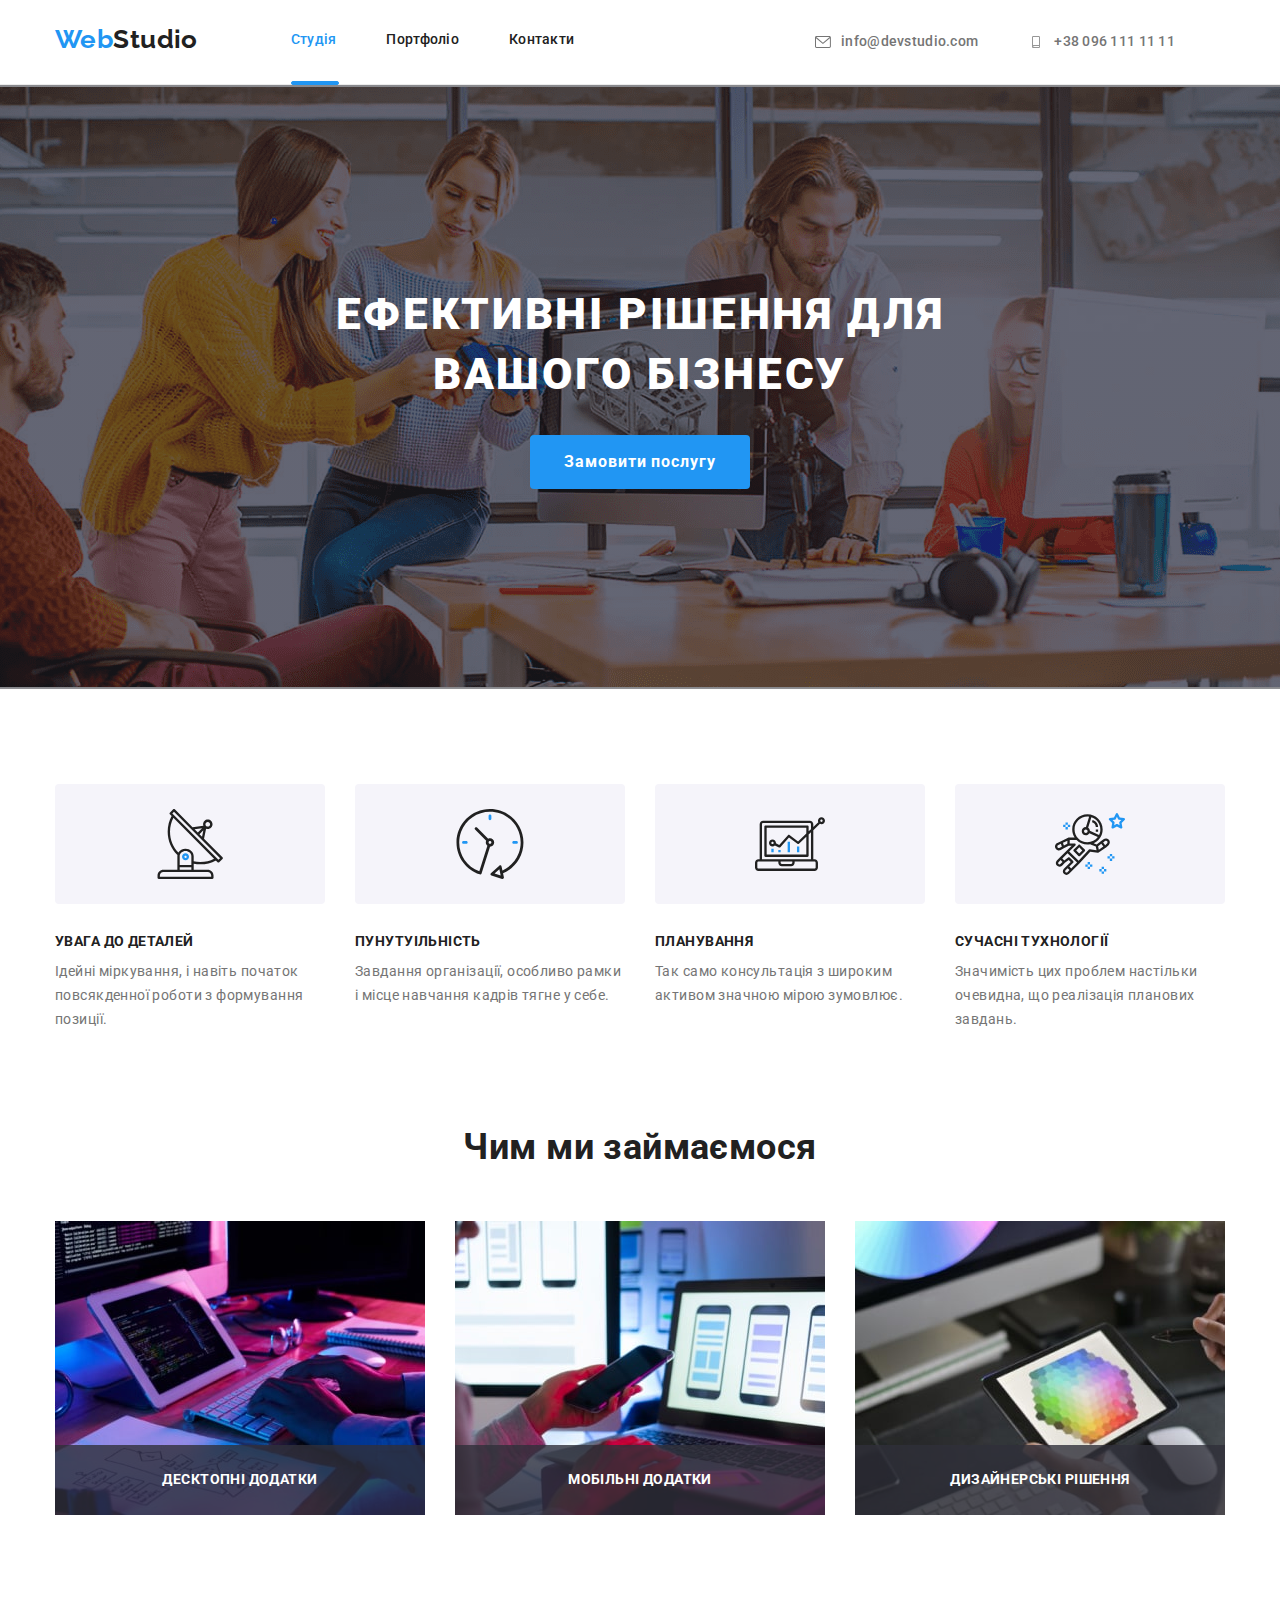
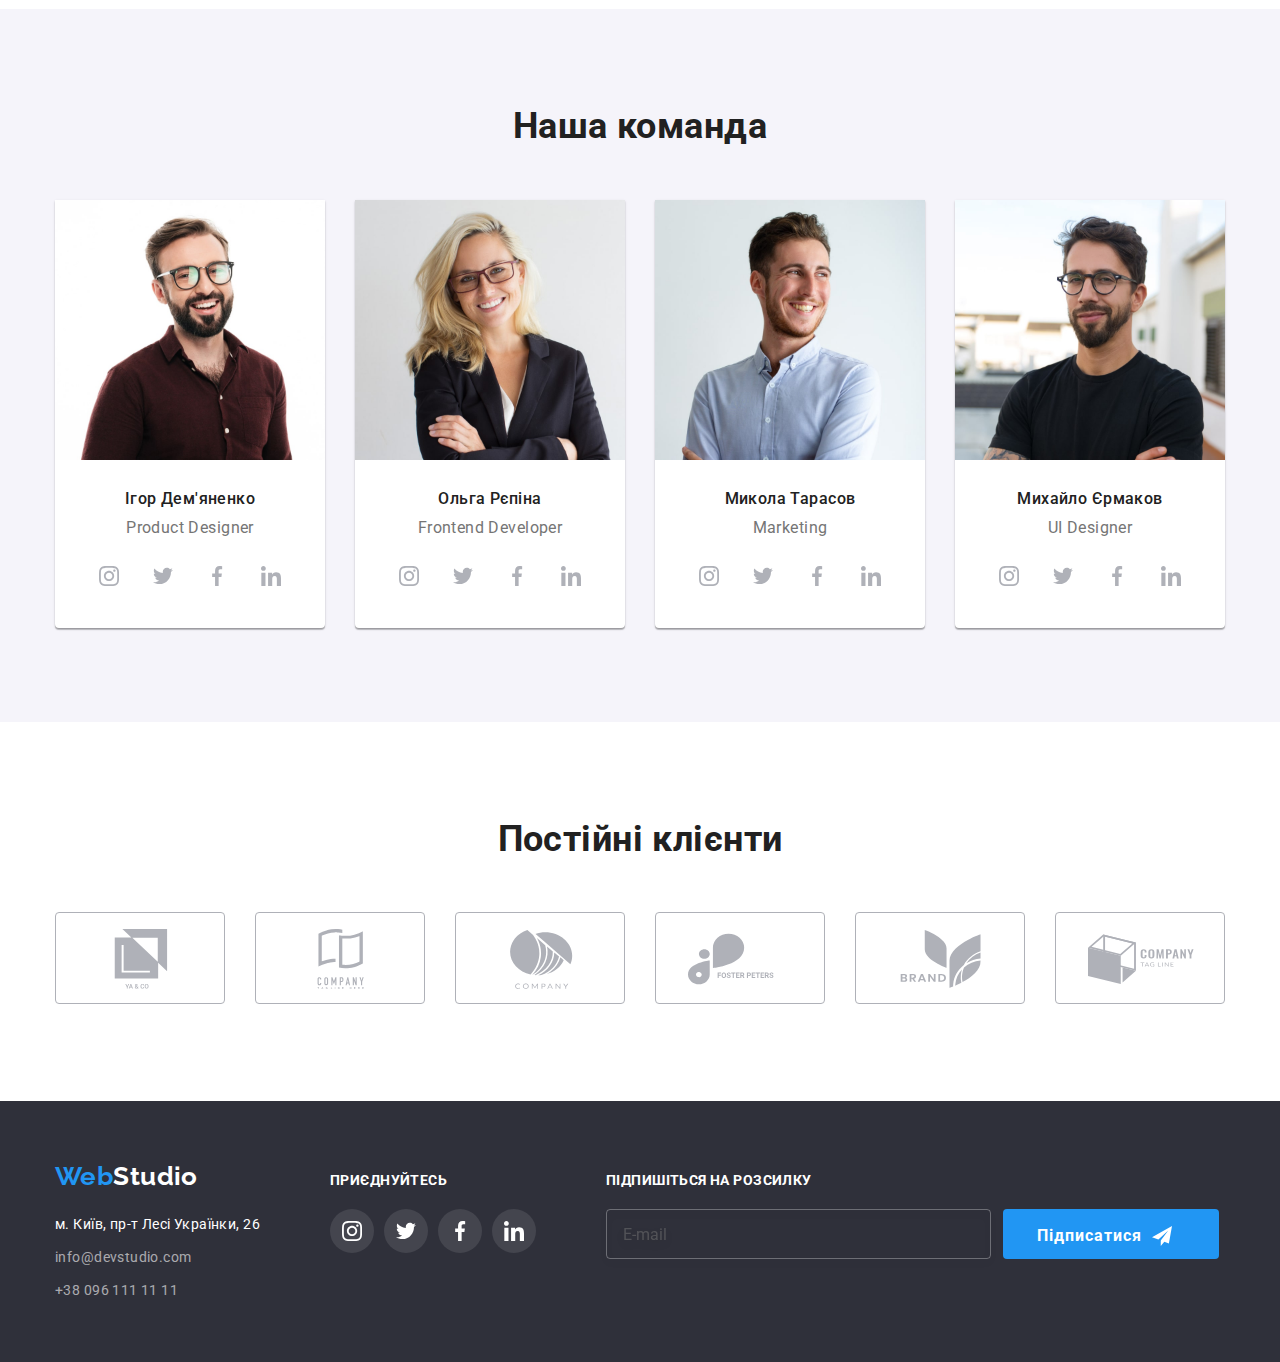
<file: index.html>
<!DOCTYPE html>
<html lang="uk">

    <head>
        <meta charset="UTF-8"> 
        <meta http-equiv="X-UA-Compatible" content="IE=edge">
        <meta name="viewport" content="width=device-width, initial-scale=1.0">
        <title>WebStudioPage</title>
        <link rel="stylesheet" href="https://cdnjs.cloudflare.com/ajax/libs/modern-normalize/1.1.0/modern-normalize.min.css" />
        <link href="https://fonts.googleapis.com/css2?family=Raleway:wght@700&family=Roboto:wght@400;500;700;900&display=swap"
            rel="stylesheet">
        <link rel="stylesheet" href="./css/styles.css" />
    </head>
    
    <body>
        <header>
            <div class="container header-section">
                <nav class="nav">
                    <a href="/" class="logo link"><span class="logo-web ">Web</span>Studio</a>                    
                    <ul class="nav-nav list">
                        <li class="nav-flex"><a href="./index.html" class="nav-link link current">Студія</a><span class="nav-link-line nav-link-line-current"></span></li>
                        <li class="nav-flex"><a href="./portfolio.html" class="nav-link link">Портфоліо</a><span class="nav-link-line"></span></li>
                        <li class="nav-flex"><a href="" class="nav-link link">Контакти</a><span class="nav-link-line"></span></li>                    
                    </ul>
                </nav>
                <ul class="contact list">
                    <li class="contact-flex" >
                            <a href="mailto:info@devstudio.com" class="nav-contact link">
                                <svg class="contact-icon">
                                    <use href="./images/icons.svg#icon-mail"></use>
                                </svg>
                                info@devstudio.com
                            </a>
                    </li>
                    <li class="contact-flex">
                        <a href="tel:+380961111111" class="nav-contact link">
                            <svg class="contact-icon">
                                <use href="./images/icons.svg#icon-smartphone"></use>
                            </svg>
                            +38 096 111 11 11
                        </a>
                    </li>
                </ul>
            </div>
            
        </header>

        <main>
            <section class="hero overlay">
                <div class="container">
                    <h1 class="hero-title">Ефективні рішення для вашого бізнесу</h1>
                    <button data-modal-open type="button" class="button primery-button">Замовити послугу</button>
                </div>
            </section>
            
            <section class="section">
                <div class="container">
                    <h2 class="section-title hide">Наші особливості</h2>
                        <ul class="feature list">
                            <li class="feature-items">
                                <svg class="feature-icon">
                                    <use href="./images/icons.svg#icon-antenna"></use>
                                </svg>
                                <h3 class="feature-title">увага до деталей</h3>
                                <p class="feature-text">Ідейні міркування, і навіть початок повсякденної роботи з формування позиції.</p>
                            </li>
                            <li class="feature-items">
                                <svg class="feature-icon">
                                    <use href="./images/icons.svg#icon-clock"></use>
                                </svg>
                                <h3 class="feature-title">пунутуільність</h3>
                                <p class="feature-text">Завдання організації, особливо рамки і місце навчання кадрів тягне у себе.</p>
                            </li>
                            <li class="feature-items">
                                <svg class="feature-icon">
                                    <use href="./images/icons.svg#icon-diagram"></use>
                                </svg>
                                <h3 class="feature-title">планування</h3>
                                <p class="feature-text">Так само консультація з широким активом значною мірою зумовлює.</p>
                            </li>
                            <li class="feature-items">
                                <svg class="feature-icon">
                                    <use href="./images/icons.svg#icon-astronaut"></use>
                                </svg>
                                <h3 class="feature-title">сучасні тухнології</h3>
                                <p class="feature-text">Значимість цих проблем настільки очевидна, що реалізація планових завдань.</p>
                            </li>
                        </ul>
                </div>
            </section>
            
            <section>
                <div class="container">
                    <h2 class="section-title">Чим ми займаємося</h2>
                    <ul class="activity list">
                        <li class="activity-pos">
                            <img src="./images/WhatWeDo1.jpg" alt="Те чим ми займаємось" width="370" height="294">
                            <h3 class="activity-name">Десктопні додатки</h3>
                        </li>
                        <li class="activity-pos">
                            <img src="./images/WhatWeDo2.jpg" alt="Те чим ми займаємось" width="370" height="294">
                            <h3 class="activity-name">Мобільні додатки</h3>
                        </li>
                        <li class="activity-pos">
                            <img src="./images/WhatWeDo3.jpg" alt="Те чим ми займаємось" width="370" height="294">
                            <h3 class="activity-name">Дизайнерські рішення</h3>
                        </li>
                    </ul>
                </div>
            </section>


            <section class="section team-section">
                <div class="container">
                    <h2 class="section-title">Наша команда</h2>
                    <ul class="team list">
                        <li class="team-content">
                            <img class="team-photo" src="./images/OurTeam1.jpg" alt="Ігор Дем'яненко" width="270" height="260">
                            <h3 class="team-name">Ігор Дем'яненко</h3>
                            <p class="team-position" lang="en">Product Designer</p>

                            <ul class="team-social list">
                                    <li class="team-icon">
                                        <a class="team-link link" href="/">
                                            <svg class="team-icon-fill">
                                                <use href="./images/icons.svg#icon-instagram"></use>
                                            </svg>
                                        </a>
                                    </li>
                                    <li class="team-icon">
                                        <a class="team-link link" href="/">
                                            <svg class="team-icon-fill">
                                                <use href="./images/icons.svg#icon-twitter"></use>
                                            </svg>
                                        </a>
                                    </li>
                                    <li class="team-icon">
                                        <a class="team-link link" href="/">
                                            <svg class="team-icon-fill">
                                                <use href="./images/icons.svg#icon-facebook"></use>
                                            </svg>
                                        </a>
                                    </li>
                                    <li class="team-icon">
                                        <a class="team-link link" href="/">
                                            <svg class="team-icon-fill">
                                                <use href="./images/icons.svg#icon-linkedin"></use>
                                            </svg>
                                        </a>
                                    </li>
                                    
                            </ul>
                            
                        </li>   
                        <li class="team-content">
                            <img class="team-photo" src="./images/OurTeam2.jpg" alt="Ольга Рєпіна" width="270" height="260">
                            <h3 class="team-name">Ольга Рєпіна</h3>
                            <p class="team-position" lang="en">Frontend Developer</p>
                            <ul class="team-social list">
                                <li class="team-icon">
                                    <a class="team-link link" href="/">
                                        <svg class="team-icon-fill">
                                            <use href="./images/icons.svg#icon-instagram"></use>
                                        </svg>
                                    </a>
                                </li>
                                <li class="team-icon">
                                    <a class="team-link link" href="/">
                                        <svg class="team-icon-fill">
                                            <use href="./images/icons.svg#icon-twitter"></use>
                                        </svg>
                                    </a>
                                </li>
                                <li class="team-icon">
                                    <a class="team-link link" href="/">
                                        <svg class="team-icon-fill">
                                            <use href="./images/icons.svg#icon-facebook"></use>
                                        </svg>
                                    </a>
                                </li>
                                <li class="team-icon">
                                    <a class="team-link link" href="/">
                                        <svg class="team-icon-fill">
                                            <use href="./images/icons.svg#icon-linkedin"></use>
                                        </svg>
                                    </a>
                                </li>
                            
                            </ul>
                        </li>
                        <li class="team-content">
                            <img class="team-photo" src="./images/OurTeam3.jpg" alt="Микола Тарасов" width="270" height="260">
                            <h3 class="team-name">Микола Тарасов</h3>
                            <p class="team-position" lang="en">Marketing</p>
                            <ul class="team-social list">
                                <li class="team-icon">
                                    <a class="team-link link" href="/">
                                        <svg class="team-icon-fill">
                                            <use href="./images/icons.svg#icon-instagram"></use>
                                        </svg>
                                    </a>
                                </li>
                                <li class="team-icon">
                                    <a class="team-link link" href="/">
                                        <svg class="team-icon-fill">
                                            <use href="./images/icons.svg#icon-twitter"></use>
                                        </svg>
                                    </a>
                                </li>
                                <li class="team-icon">
                                    <a class="team-link link" href="/">
                                        <svg class="team-icon-fill">
                                            <use href="./images/icons.svg#icon-facebook"></use>
                                        </svg>
                                    </a>
                                </li>
                                <li class="team-icon">
                                    <a class="team-link link" href="/">
                                        <svg class="team-icon-fill">
                                            <use href="./images/icons.svg#icon-linkedin"></use>
                                        </svg>
                                    </a>
                                </li>
                            
                            </ul>
                        </li>
                        <li class="team-content">
                            <img class="team-photo" src="./images/OurTeam4.jpg" alt="Михайло Єрмаков" width="270" height="260">
                            <h3 class="team-name">Михайло Єрмаков</h3>
                            <p class="team-position" lang="en">UI Designer</p>
                            <ul class="team-social list">
                                <li class="team-icon">
                                    <a class="team-link link" href="/">
                                        <svg class="team-icon-fill">
                                            <use href="./images/icons.svg#icon-instagram"></use>
                                        </svg>
                                    </a>
                                </li>
                                <li class="team-icon">
                                    <a class="team-link link" href="/">
                                        <svg class="team-icon-fill">
                                            <use href="./images/icons.svg#icon-twitter"></use>
                                        </svg>
                                    </a>
                                </li>
                                <li class="team-icon">
                                    <a class="team-link link" href="/">
                                        <svg class="team-icon-fill">
                                            <use href="./images/icons.svg#icon-facebook"></use>
                                        </svg>
                                    </a>
                                </li>
                                <li class="team-icon">
                                    <a class="team-link link" href="/">
                                        <svg class="team-icon-fill">
                                            <use href="./images/icons.svg#icon-linkedin"></use>
                                        </svg>
                                    </a>
                                </li>
                            
                            </ul>
                        </li>
                    </ul>
                </div>
            </section>
            <section class="section">
                <div class="container">
                    <h2 class="klient-title section-title">Постійні клієнти</h2>
                    <ul class="klient-list list">

                        <li class="klient-name">
                            <a class="klient-link link" href="/">
                                <svg class="klient-icon">
                                    <use href="./images/icons.svg#icon-client1"></use>
                                </svg>
                            </a>
                        </li>
                        <li class="klient-name">
                            <a class="klient-link link" href="/">
                                <svg class="klient-icon">
                                    <use href="./images/icons.svg#icon-client2"></use>
                                </svg>
                            </a>
                        </li>
                        <li class="klient-name">
                            <a class="klient-link link" href="/">
                                <svg class="klient-icon">
                                    <use href="./images/icons.svg#icon-client3"></use>
                                </svg>
                            </a>
                        </li>
                        <li class="klient-name">
                            <a class="klient-link link" href="/">
                                <svg class="klient-icon">
                                    <use href="./images/icons.svg#icon-client4"></use>
                                </svg>
                            </a>
                        </li>
                        <li class="klient-name">
                            <a class="klient-link link" href="/">
                                <svg class="klient-icon">
                                    <use href="./images/icons.svg#icon-client5"></use>
                                </svg>
                            </a>
                        </li>
                        <li class="klient-name">
                            <a class="klient-link link" href="/">
                                <svg class="klient-icon">
                                    <use href="./images/icons.svg#icon-client6"></use>
                                </svg>
                            </a>
                        </li>
                    </ul>
                </div>
            </section>

        </main>

        <footer class="footer">
            <div class="container">
                <div>
                    <a href="/" class="logo-fr link"><span class="logo-web">Web</span>Studio</a>
                    <address>
                        <ul class="address list">
                            <li class="address-flex"><a href="https://goo.gl/maps/Fnr73AeLxXsEuy9Y6" class="address-map link">м. Київ, пр-т Лесі Українки, 26</a></li>
                            <li class="address-flex"><a href="mailto:info@devstudio.com" class="address-contact link">info@devstudio.com</a></li>
                            <li class="address-flex"><a href="tel:+380961111111" class="address-contact link">+38 096 111 11 11</a></li>
                        </ul>
                    </address>
                </div>
                <div class="media">
                    <h3 class="section-title-h3">Приєднуйтесь</h3>
                    <ul class="media-social list">
                        <li class="media-icon">
                            <a class="media-link link" href="/">
                                <svg class="media-icon-fill">
                                    <use href="./images/icons.svg#icon-instagram"></use>
                                </svg>
                            </a>
                        </li>
                        <li class="media-icon">
                            <a class="media-link link" href="/">
                                <svg class="media-icon-fill">
                                    <use href="./images/icons.svg#icon-twitter"></use>
                                </svg>
                            </a>
                        </li>
                        <li class="media-icon">
                            <a class="media-link link" href="/">
                                <svg class="media-icon-fill">
                                    <use href="./images/icons.svg#icon-facebook"></use>
                                </svg>
                            </a>
                        </li>
                        <li class="media-icon">
                            <a class="media-link link" href="/">
                                <svg class="media-icon-fill">
                                    <use href="./images/icons.svg#icon-linkedin"></use>
                                </svg>
                            </a>
                        </li>
                    </ul>
                </div>
                <div class="media">
                    <h3 class="section-title-h3">Підпишіться на розсилку</h3>
                        <form>
                            <div class="media-mail">
                                <div class="footer-wrap">
                                    <input 
                                        type="email" 
                                        name="user-mail" 
                                        class="footer-input" 
                                        placeholder="E-mail"
                                        required 
                                    />
                                </div>
                                <button type="submit" class="button primery-button">
                                    <div class="follow-svg">
                                        Підписатися
                                        <svg width="30" height="30">
                                            <use href="./images/icons.svg#icon-icon-send"></use>
                                        </svg>
                                    </div>
                                </button>
                            </di >
                        </form>
                </div>
            </div>
        </footer>
        <div class="backdrop is-hidden" data-modal>
            <div class="modal">
                <button type="button" class="modal-close" data-modal-close>
                    <svg class="modal-close-svg" width="18" height="18">
                        <use href="./images/icons.svg#icon-close-black"></use>
                    </svg>
                </button>
                <p class="modal-title">Залиште свої дані, ми вам передзвонимо</p>
                <form>
                    <div class="modal-field">
                        <label for="user-name"  class="modal-label">Ім'я</label>
                        <div class="input-wrap">
                            <input
                                type="text"
                                name="user-name"
                                class="modal-input"
                                placeholder=""
                                required
                                minlength="2"
                                id="user-name"
                            />
                            <svg class="modal-icon" width="18" height="18">
                                <use class="qwqw" href="./images/icons.svg#icon-person-black"></use>
                            </svg>
                        </div>
                        <label for="user-phone" class="modal-label">Телефон</label>
                        <div class="input-wrap">
                            <input 
                                type="tel" 
                                name="user-phone" 
                                class="modal-input" 
                                placeholder="" 
                                required 
                                id="user-phone" 
                            />
                            <svg class="modal-icon" width="18" height="18">
                                <use href="./images/icons.svg#icon-phone-black"></use>
                            </svg>
                        </div>
                        <label for="user-mail" class="modal-label">Пошта</label>
                        <div class="input-wrap">
                            <input 
                                type="email" 
                                name="user-mail"
                                class="modal-input" 
                                placeholder="" 
                                required  
                                id="user-mail" 
                            />
                            <svg class="modal-icon" width="18" height="18">
                                <use href="./images/icons.svg#icon-email-black"></use>
                            </svg>
                        </div>
                        <label for="user-comment" class="modal-label">Коментар</label>
                        <div class="input-wrap">
                            <textarea  
                                type="text" 
                                name="user-comment" 
                                class="modal-input comment" 
                                placeholder="Введіть текст" 
                                required 
                                id="user-comment" 
                            ></textarea>
                        </div>
                        <div class="input-wrap-check">
                            <input
                                type="checkbox"
                                name="privacy"
                                id="privacy"
                                class="input-check hide"
                            />
                            <label for="privacy" class="check-text">
                                <span>
                                    <svg class="check-icon" width="16" height="15">
                                        <use href="./images/icons.svg#icon-vector"></use>
                                    </svg>
                                </span>
                                Погоджуюся з розсилкою та приймаю
                                <a href=""> Умови договору<a>                            
                            </label>
                        </div>
                    </div>
                    <div class="modal-end">
                        <button type="submit" class="button primery-button">Відправити</button>
                    </div >
                </form>
            </div>
        </div>
        <script src="./JS/modal.js"></script>
    </body>
</html>
</file>
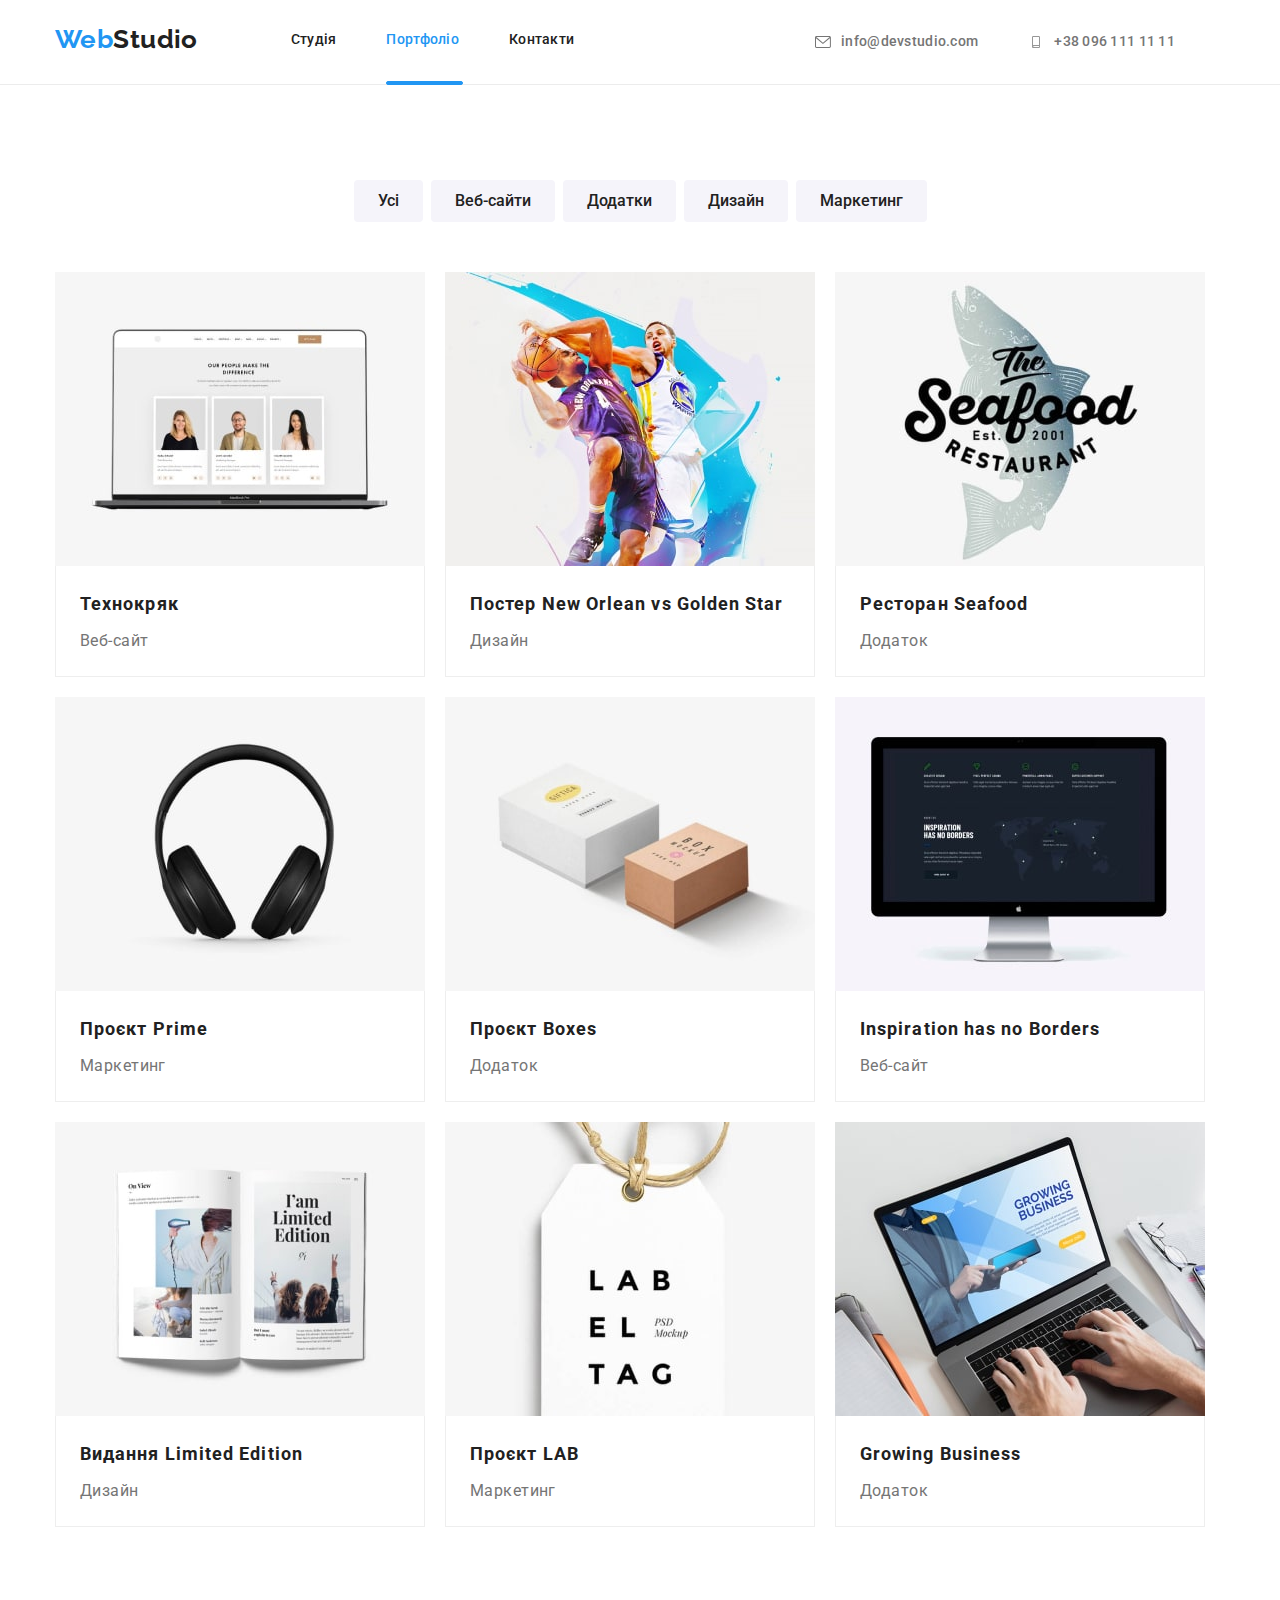
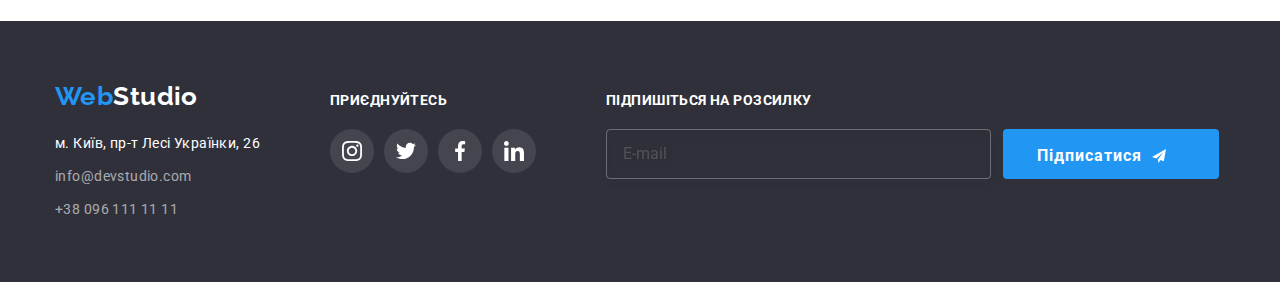
<file: portfolio.html>
<!DOCTYPE html>
<html lang="uk">

    <head>
        <meta charset="UTF-8">
        <meta http-equiv="X-UA-Compatible" content="IE=edge">
        <meta name="viewport" content="width=device-width, initial-scale=1.0">
        <title>WebStudioPage</title>
        <link rel="stylesheet"
            href="https://cdnjs.cloudflare.com/ajax/libs/modern-normalize/1.1.0/modern-normalize.min.css" />
        <link
            href="https://fonts.googleapis.com/css2?family=Raleway:wght@700&family=Roboto:wght@400;500;700;900&display=swap"
            rel="stylesheet">
        <link rel="stylesheet" href="./css/styles.css" />
    </head>

    <body>
        <header>
            <div class="container header-section">
                <nav class="nav">
                    <a href="/" class="logo link"><span class="logo-web ">Web</span>Studio</a>
                    <ul class="nav-nav list">
                        <li class="nav-flex"><a href="./index.html" class="nav-link link">Студія</a><span
                                class="nav-link-line"></span></li>
                        <li class="nav-flex"><a href="./portfolio.html" class="nav-link link current">Портфоліо</a><span
                                class="nav-link-line nav-link-line-current"></span></li>
                        <li class="nav-flex"><a href="" class="nav-link link">Контакти</a><span class="nav-link-line"></span></li>
                    </ul>
                </nav>
                <ul class="contact list">
                    <li class="contact-flex">
                        <a href="mailto:info@devstudio.com" class="nav-contact link">
                            <svg class="contact-icon">
                                <use href="./images/icons.svg#icon-mail"></use>
                            </svg>
                            info@devstudio.com
                        </a>
                    </li>
                    <li class="contact-flex">
                        <a href="tel:+380961111111" class="nav-contact link">
                            <svg class="contact-icon">
                                <use href="./images/icons.svg#icon-smartphone"></use>
                            </svg>
                            +38 096 111 11 11
                        </a>
                    </li>
                </ul>
            </div>
        
        </header>

        <main>
            <section class="section">
                <div class="container">
                    <h1 class="hide">Портфоліо</h1>
                    <ul class="portfolio-button list">
                        <li class="portfolio-button-term"><button type="button" class="button secondary-button">Усі</button></li>
                        <li class="portfolio-button-term"><button type="button" class="button secondary-button">Веб-сайти</button></li>
                        <li class="portfolio-button-term"><button type="button" class="button secondary-button">Додатки</button></li>
                        <li class="portfolio-button-term"><button type="button" class="button secondary-button">Дизайн</button></li>
                        <li class="portfolio-button-term"><button type="button" class="button secondary-button">Маркетинг</button></li>
                    </ul>
    
                    <ul class="portfolio list">
                        <li class="portfolio-section">
                            <a href="" class="portfolio-link link">
                                <div class="portfolio-img-wrap">
                                    <img class="portfolio-img" src="./images/portfolio1.jpg" alt="Технокряк" height="294" width="370">
                                    <p class="portfolio-img-text">Ресурс пропонує комплексні пропозиції з різним рівнем функціоналу та сервісів. Все це дозволить відвідувачу отримати
                                    вичерпні відомості про компанію чи приватну особу.</p>
                                </div>
                                <div class="portfolio-menu">
                                    <h2 class="portfolio-name">Технокряк</h2>
                                    <p class="portfolio-category">Веб-сайт</p>
                                </div>
                            </a>
                        </li>
                        <li class="portfolio-section">
                            <a href="" class="portfolio-link link">
                                <div class="portfolio-img-wrap">
                                    <img class="portfolio-img" src="./images/portfolio2.jpg" alt="Технокряк" height="294" width="370">
                                    <p class="portfolio-img-text">Ресурс пропонує комплексні пропозиції з різним рівнем функціоналу та сервісів. Все це дозволить відвідувачу отримати
                                    вичерпні відомості про компанію чи приватну особу.</p>
                                </div>
                                <div class="portfolio-menu">
                                    <h2 class="portfolio-name">Постер New Orlean vs Golden Star</h2>
                                    <p class="portfolio-category">Дизайн</p>
                                </div class="portfolio-menu">
                            </a>
                        </li>
                        <li class="portfolio-section">
                            <a href="" class="portfolio-link link">
                                <div class="portfolio-img-wrap">
                                    <img class="portfolio-img" src="./images/portfolio3.jpg" alt="Технокряк" height="294" width="370">
                                    <p class="portfolio-img-text">Ресурс пропонує комплексні пропозиції з різним рівнем функціоналу та сервісів. Все це дозволить відвідувачу отримати
                                    вичерпні відомості про компанію чи приватну особу.</p>
                                </div>
                                <div class="portfolio-menu">
                                    <h2 class="portfolio-name">Ресторан Seafood</h2>
                                    <p class="portfolio-category">Додаток</p>
                                </div class="portfolio-menu">
                            </a>
                        </li>
                        <li class="portfolio-section">
                            <a href="" class="portfolio-link link">
                                <div class="portfolio-img-wrap">
                                    <img class="portfolio-img" src="./images/portfolio4.jpg" alt="Технокряк" height="294" width="370">
                                    <p class="portfolio-img-text">Ресурс пропонує комплексні пропозиції з різним рівнем функціоналу та сервісів. Все це дозволить відвідувачу отримати
                                    вичерпні відомості про компанію чи приватну особу.</p>
                                </div>
                                <div class="portfolio-menu">
                                    <h2 class="portfolio-name">Проєкт Prime</h2>
                                    <p class="portfolio-category">Маркетинг</p>
                                </div class="portfolio-menu">
                            </a>
                        </li>
                        <li class="portfolio-section">
                            <a href="" class="portfolio-link link">
                                <div class="portfolio-img-wrap">
                                    <img class="portfolio-img" src="./images/portfolio5.jpg" alt="Технокряк" height="294" width="370">
                                    <p class="portfolio-img-text">Ресурс пропонує комплексні пропозиції з різним рівнем функціоналу та сервісів. Все це
                                        дозволить відвідувачу отримати
                                        вичерпні відомості про компанію чи приватну особу.</p>
                                </div>
                                <div class="portfolio-menu">
                                    <h2 class="portfolio-name">Проєкт Boxes</h2>
                                    <p class="portfolio-category">Додаток</p>
                                </div class="portfolio-menu">
                            </a>
                        </li>
                        <li class="portfolio-section">
                            <a href="" class="portfolio-link link">
                            <div class="portfolio-img-wrap">
                                <img class="portfolio-img" src="./images/portfolio6.jpg" alt="Технокряк" height="294" width="370">
                                <p class="portfolio-img-text">Ресурс пропонує комплексні пропозиції з різним рівнем функціоналу та сервісів. Все це
                                    дозволить відвідувачу отримати
                                    вичерпні відомості про компанію чи приватну особу.</p>
                            </div>
                                <div class="portfolio-menu">
                                    <h2 class="portfolio-name">Inspiration has no Borders</h2>
                                    <p class="portfolio-category">Веб-сайт</p>
                                </div class="portfolio-menu">
                            </a>
                        </li>
                        <li class="portfolio-section">
                            <a href="" class="portfolio-link link">
                                <div class="portfolio-img-wrap">
                                    <img class="portfolio-img" src="./images/portfolio7.jpg" alt="Технокряк" height="294" width="370">
                                    <p class="portfolio-img-text">Ресурс пропонує комплексні пропозиції з різним рівнем функціоналу та сервісів. Все це
                                        дозволить відвідувачу отримати
                                        вичерпні відомості про компанію чи приватну особу.</p>
                                </div>
                                <div class="portfolio-menu">
                                    <h2 class="portfolio-name">Видання Limited Edition</h2>
                                    <p class="portfolio-category">Дизайн</p>
                                </div class="portfolio-menu">
                            </a>
                        </li>
                        <li class="portfolio-section">
                            <a href="" class="portfolio-link link">
                            <div class="portfolio-img-wrap">
                                <img class="portfolio-img" src="./images/portfolio8.jpg" alt="Технокряк" height="294" width="370">
                                <p class="portfolio-img-text">Ресурс пропонує комплексні пропозиції з різним рівнем функціоналу та сервісів. Все це
                                    дозволить відвідувачу отримати
                                    вичерпні відомості про компанію чи приватну особу.</p>
                            </div>
                                <div class="portfolio-menu">
                                    <h2 class="portfolio-name">Проєкт LAB</h2>
                                    <p class="portfolio-category">Маркетинг</p>
                                </div class="portfolio-menu">
                            </a>
                        </li>
                        <li class="portfolio-section">
                            <a href="" class="portfolio-link link">
                            <div class="portfolio-img-wrap">
                                <img class="portfolio-img" src="./images/portfolio9.jpg" alt="Технокряк" height="294" width="370">
                                <p class="portfolio-img-text">Ресурс пропонує комплексні пропозиції з різним рівнем функціоналу та сервісів. Все це
                                    дозволить відвідувачу отримати
                                    вичерпні відомості про компанію чи приватну особу.</p>
                            </div>
                                <div class="portfolio-menu">
                                    <h2 class="portfolio-name">Growing Business</h2>
                                    <p class="portfolio-category">Додаток</p>
                                </div class="portfolio-menu">
                            </a>
                        </li>   
                    </ul>
                </div> 
            </section>
        </main>

        <footer class="footer">
            <div class="container">
                <div>
                    <a href="/" class="logo-fr link"><span class="logo-web">Web</span>Studio</a>
                    <address>
                        <ul class="address list">
                            <li class="address-flex"><a href="https://goo.gl/maps/Fnr73AeLxXsEuy9Y6" class="address-map link">м.
                                    Київ, пр-т Лесі Українки, 26</a></li>
                            <li class="address-flex"><a href="mailto:info@devstudio.com"
                                    class="address-contact link">info@devstudio.com</a></li>
                            <li class="address-flex"><a href="tel:+380961111111" class="address-contact link">+38 096 111 11
                                    11</a></li>
                        </ul>
                    </address>
                </div>
                <div class="media">
                    <h3 class="section-title-h3">Приєднуйтесь</h3>
                    <ul class="media-social list">
                        <li class="media-icon">
                            <a class="media-link link" href="/">
                                <svg class="media-icon-fill">
                                    <use href="./images/icons.svg#icon-instagram"></use>
                                </svg>
                            </a>
                        </li>
                        <li class="media-icon">
                            <a class="media-link link" href="/">
                                <svg class="media-icon-fill">
                                    <use href="./images/icons.svg#icon-twitter"></use>
                                </svg>
                            </a>
                        </li>
                        <li class="media-icon">
                            <a class="media-link link" href="/">
                                <svg class="media-icon-fill">
                                    <use href="./images/icons.svg#icon-facebook"></use>
                                </svg>
                            </a>
                        </li>
                        <li class="media-icon">
                            <a class="media-link link" href="/">
                                <svg class="media-icon-fill">
                                    <use href="./images/icons.svg#icon-linkedin"></use>
                                </svg>
                            </a>
                        </li>
                    </ul>
                </div>
                <div class="media">
                    <h3 class="section-title-h3">Підпишіться на розсилку</h3>
                    <form>
                        <div class="media-mail">
                            <div class="footer-wrap">
                                <input type="email" name="user-mail" class="footer-input" placeholder="E-mail" required />
                            </div>
                            <button type="submit" class="button primery-button">
                                <div class="follow-svg">
                                    Підписатися
                                    <svg width="24" height="24">
                                        <use href="./images/icons.svg#icon-icon-send"></use>
                                    </svg>
                                </div>
                            </button>
                            </di>
                    </form>
                </div>
            </div>
        </footer>
    </body>
</html>
</file>
<file: css/styles.css>
:root {
    --primary-text-color: #757575;
    --title-text-color: #212121;
    --accent-color: #2196F3;
    --primary-bg-color: #ffffff; 
    --secondary-bg-color: #2F303A;
    --primary-white-color: #FFFFFF;
    --secondary-button-color: #F5F4FA;
    --background-adress-color: rgba(255, 255, 255, 0.6);
    --background-picture: #C4C4C4;
    --primary-icom-color: rgba(175, 177, 184, 1);
    --icons-color: #AFB1B8;

}

p,
ul,
ol,
h1,
h2,
h3,
h4,
h5,
h6 {
    margin: 0;
    padding: 0;
}

button {
    cursor: pointer;
}

address {
    font-style: normal;
}

img, svg {
    display: block;
}

body {
    color: var(--primary-text-color);
    background-color: var(--primary-bg-color);
    font-family: 'Roboto', sans-serif;
    letter-spacing: 0.03em;
    font-size: 14px;
}

.list {
    list-style: none;
}

.link {
    text-decoration: none;
}


.container {
    width: 1200px;
    padding-left: 15px;
    padding-right: 15px;
    margin: 0 auto;

}

.section {
    padding-top: 95px;
    padding-bottom: 94px;
}


/*----------HEADER----------*/

header {
    border-bottom: 1px solid #ECECEC;
}

.header-section {
    display: flex;
    align-items: center;
}

.nav{display: flex;}

.nav-nav,
.contact {
    display: flex;
    margin-right: 50px; 
}


.nav-flex,
.contact-flex{
    margin-left: 50px;
}

.nav-flex:first-child{
    margin-left: 0;
}

.contact-flex:first-child {
    margin-left: 0;
}


.contact {
    margin-left: auto;
}

.logo {
    padding-bottom: 25px;
    padding-top: 24px;
    margin-right: 93px;

    color: var(--title-text-color);

    font-family: 'Raleway', sans-serif;
    font-weight: 700;
    font-size: 26px;
    line-height: 1.2;
}
.logo-web {
    color: var(--accent-color);
}

.nav-link, .nav-contact {
    color: var(--title-text-color);

    font-weight: 500;
    line-height: 1.14;
    letter-spacing: 0.02em;
}

.nav-link {
    display: flex;
    flex-direction: column;
    padding-top: 32px;
    padding-bottom: 32px;


    transition-property: color;
    transition-duration: 250ms;
    transition-timing-function: cubic-bezier(0.4, 0, 0.2, 1);
}

.nav-contact{
    display: flex;
    align-items: center;
    padding-top: 32px;
    padding-bottom: 32px;

    color: var(--primary-text-color);

    transition-property: color;
    transition-duration: 250ms;
    transition-timing-function: cubic-bezier(0.4, 0, 0.2, 1);
}

.nav-link:hover, 
.nav-link:focus {
    color: var(--accent-color);
}

/* .nav-flex:hover .nav-link-line{
    display: block;
} */

.nav-link-line{
    display: none;
    /* display: block;
    visibility: hidden; */
    position: relative;
    top: 1px;
    height: 4px;
    width: 105%;
    border-radius: 2px;

    border: 1px solid var(--accent-color);
    background: var(--accent-color);
}

.nav-link.current{
    color: var(--accent-color);
}

.nav-link-line-current{
    display: block;
}

.nav-contact:hover,
.nav-contact:focus {
    color: var(--accent-color);
}

.contact-icon {
    width: 16px;
    height: 12px;
    fill: currentColor;
    margin-right: 10px;
}


/*----------HERO----------*/


.hero {
    text-align: center;
    padding-top: 200px;
    padding-bottom: 200px;  
    
    background-color: var(--secondary-bg-color);
}

.overlay {
    background-color: var(--background-picture);
    background-image: linear-gradient(to right,
        rgba(47, 48, 58, 0.4),
        rgba(47, 48, 58, 0.4)),
    url('../images/HeroBackground.png');

    background-repeat: no-repeat;
    background-position: center;
    background-size: cover;
    background-size: 1600px;
    }

.hero-title {
    display: flex;
    margin: 0 auto;
    margin-bottom: 30px;
    max-width: 780px;

    color: var(--primary-white-color);

    font-weight: 900;
    font-size: 44px;
    line-height: 1.36;
    letter-spacing: 0.06em;
    text-transform: uppercase;    
}


/*----------BUTTON----------*/


.button {
    display: inline-block;
    border-color: transparent;
    text-align: center;

    color: var(--title-text-color);
    
    font-family: inherit;
    cursor: pointer;
    border-radius: 4px;

    transition-property: background-color, color, box-shadow;
    transition-duration: 250ms;
    transition-timing-function: cubic-bezier(0.4, 0, 0.2, 1);
    
}

.button.primery-button {
    padding: 10px 32px;
    min-width: 216px;

    background-color: var(--accent-color);
    color: var(--primary-bg-color);

    font-weight: 700;
    font-size: 16px;
    line-height: 1.88;
    letter-spacing: 0.06em;

}

.button.secondary-button {
    padding: 6px 22px;

    background-color: var(--secondary-button-color);
    color: var(--title-text-color);

    font-weight: 500;
    font-size: 16px;
    line-height: 1.62;  
}

.button:hover,
.button:focus {
    background-color: var(--accent-color);
    color: var(--primary-bg-color);
    box-shadow: 0px 3px 1px rgba(0, 0, 0, 0.1), 0px 1px 2px rgba(0, 0, 0, 0.08), 0px 2px 2px rgba(0, 0, 0, 0.12);
}


/*----------SECTION TITLE----------*/

.section-title  {
    margin-top: 0;
    margin-bottom: 50px;

    color: var(--title-text-color);

    font-size: 36px;
    line-height: 1.27;
    text-align: center;
}

.section-title-h3 {
    color: var(--primary-white-color);

    font-size: 14px;
    line-height: 1.14;
    text-transform: uppercase;
}


/*----------FEATURES----------*/


.hide {
  position: absolute;
  width: 1px;
  height: 1px;
  margin: -1px;
  border: 0;
  padding: 0;
  
  white-space: nowrap;
  clip-path: inset(100%);
  clip: rect(0 0 0 0);
  overflow: hidden;

}

.feature-icon{
    padding-bottom: 25px;
    padding-top: 25px;
    width: 270px;
    height: 120px;

    background: var(--secondary-button-color);

    border-radius: 4px;
}

.feature {
    display: flex;
    justify-content: center;
    gap: 30px;
}
.feature-title {
    margin-bottom: 10px;
    margin-top: 30px;

    color: var(--title-text-color);

    font-size: 14px;
    line-height: 1.14;
    text-transform: uppercase;
}

.feature-text {
    line-height: 1.71;
}




/*----------ACTIVITY----------*/

.activity {
    display: flex;
    justify-content: center;
    gap: 30px;
    padding-bottom: 94px;
}

.activity-pos {
    position: relative;
}

.activity-name {
    position: absolute;
    text-align: center;
    padding-top: 27px;
    padding-bottom: 27px;
    width: 100%;
    bottom: 0;
    font-size: 14px;
    line-height: 1.14;
    text-transform: uppercase;
    
    background-color:rgba(47, 48, 58, 0.8);
    color: var(--primary-white-color);
}


/*----------TEAM----------*/

.team {
    display: flex;
    justify-content: center;
    gap: 30px;

}

.team-section{
    background-color: var(--secondary-button-color);
}

.team-content {
    background: #FFFFFF;
    box-shadow: 0px 1px 3px rgba(0, 0, 0, 0.12), 0px 1px 1px rgba(0, 0, 0, 0.14), 0px 2px 1px rgba(0, 0, 0, 0.2);
    border-radius: 0px 0px 4px 4px;
    padding-bottom: 30px;
}

.team-photo{
    margin-bottom: 30px;
}

.team-name {
    margin-bottom: 10px;

    color: var(--title-text-color);

    font-weight: 500;
    font-size: 16px;
    line-height: 1.18;
    text-align: center;
}

.team-position {
    margin-bottom: 16px;
    font-size: 16px;
    line-height: 1.18;
    text-align: center;
}

.team-social{
    display: flex;
    padding-left: 32px;
    align-items: center;
    gap: 10px;
}

.team-icon{
    height: 44px;
    width: 44px;
}

.team-link {
    display: inline-block;
    padding: 12px;
    border-radius: 50%;

    color: var(--icons-color);

    transition-property: background-color, color;
    transition-duration: 250ms;
    transition-timing-function: cubic-bezier(0.4, 0, 0.2, 1);
}

.team-link:hover,
.team-link:focus {
    background-color: var(--accent-color);
    color: var(--primary-white-color);
}

.team-icon-fill {
    height: 20px;
    width: 20px;
    fill: currentColor;
}


/*----------KLIENTS----------*/


.klient-list {
    display: flex;
    justify-content: center;
    gap: 30px;
}


.klient-link {
    display: inline-block;
    padding: 16px 32px;
    width: 170px;
    height: 92px;
    border: 1px solid var(--icons-color);
    border-radius: 4px;

    color: var(--icons-color);  

    transition-property: color, border-color;
    transition-duration: 250ms;    
    transition-timing-function: cubic-bezier(0.4, 0, 0.2, 1);
}

.klient-icon {
    text-align: center;
    width: 106px;
    height: 60px;
    fill: currentColor;
}

.klient-link:hover,
.klient-link:focus {
    color: var(--accent-color);
    border: 1px solid var(--accent-color);
}


/*----------FOOTER----------*/

/*----------LOGO/ADDRESS----------*/
.footer {
    padding-top: 60px;
    padding-bottom: 60px;

    background-color: var(--secondary-bg-color);
}
.footer .container{
    display: flex;
}

.logo-fr {
    display: inline-block;
    margin-bottom: 20px;

    color: var(--primary-white-color);

    font-family: 'Raleway', sans-serif;
    font-weight: 700;
    font-size: 26px;
    line-height: 1.2;


}

.address-map {
    color: var(--primary-white-color);
    line-height: 1.71;
    font-style: normal;
    
}

.address-contact {
    line-height: 1.71;
    font-style: normal;

    color: var(--background-adress-color);

    transition-property: color;
    transition-duration: 250ms;
    transition-timing-function: cubic-bezier(0.4, 0, 0.2, 1);
    
}

.address-flex{
    margin-bottom: 9px;
}

.address-flex:last-child {
    margin-bottom: 0;
}

.address-contact:hover,
.address-contact:focus{
    color: var(--accent-color);
}



/*----------MEDIA----------*/


.media {
    margin-left: 70px;
    margin-top: 12px;
}

.media .section-title-h3 {
    padding-bottom: 20px;
}

.media-social {
    display: flex;
    align-items: center;
    gap: 10px;
}

.media-icon {
    height: 44px;
    width: 44px;
}

.media-link {
    display: inline-block;
    padding: 12px;
    border-radius: 50%;

    background: rgba(255, 255, 255, 0.1);
    color: var(--primary-white-color);

    transition-property: background;
    transition-duration: 250ms;
    transition-timing-function: cubic-bezier(0.4, 0, 0.2, 1);
}

.media-link:hover,
.media-link:focus {
    background: var(--accent-color);
}

.media-icon-fill {
    height: 20px;
    width: 20px;
    fill: currentColor;
}

.footer-wrap {
    position: relative;
}

.follow-svg {
    display: flex;
    align-items: center;
}

.follow-svg svg {
    padding-left: 10px;
}

.footer-input {
    outline: transparent;
    padding-left: 16px;
    margin-right: 12px;
    width: 385px;
    height: 50px;
    border: 1px solid rgba(255, 255, 255, 0.3);
    border-radius: 4px;
    filter: drop-shadow(0px 4px 4px rgba(0, 0, 0, 0.15));
    background-color: rgba(0, 0, 0, 0);

    font-size: 16px;
    line-height: 1.25;
    color: rgba(255, 255, 255, 0.6);
}

.media-mail {
    display: flex;
    align-items: center;
}

.media-mail .button.primery-button {
    width: 200px;
    height: 50px;
}




/*----------BACKDROP/MODAL----------*/

.backdrop {
    position: fixed;
    top: 0;
    left: 0;
    width: 100%;
    height: 100vh;
    background-color: rgba(85, 85, 85, 0.454);
    z-index: 10;
    transition: opacity 200ms linear, visibility 200ms linear;
    backdrop-filter: blur(5px);
}

.modal {
    padding: 40px;
    width: 528px;
    min-height: 581px;


    background-color: var(--primary-white-color);
   
    border-radius: 4px;
    position: absolute;
    top: 50%;
    left: 50%;
    transform: translate(-50%, -50%) scaleY(1);
    transition: rtansform 200ms linear;
}

.modal-end {
    text-align: center;
}


.backdrop.is-hidden {
    transform: translate(-50%, -50%) scaleY(0);
}

.modal-close {
    position: absolute;
    top: 10px;
    right: 10px;
    width: 30px;
    height: 30px;
    border-radius: 50%;
    border-color: transparent;


    border: 1px solid var(--icons-color);
    background-color: var(--primary-white-color);
    

    display: flex; 
    align-items: center;
    justify-content: center;
}

.modal-close-svg {
    fill: black;
}

.modal-close:hover .modal-close-svg{
    fill: var(--accent-color);
}

.is-hidden {
    visibility: hidden;
    opacity: 0;
    pointer-events: none;
}


.modal-title {
    text-align: center;
    margin-bottom: 20px;

    color: var(--title-text-color);
    
    font-weight: 700;
    font-size: 20px;
    line-height: 1.15;
}

.modal-field {
    margin-bottom: 20px;
    
}

.input-wrap {
    position: relative;
    margin-bottom: 10px;
    margin-top: 4px;
}

.modal-input {
    outline: transparent;
    padding-left: 30px;
    width: 100%;
    height: 40px;
    border: 1px solid;
    border-color: rgba(33, 33, 33, 0.2);
    border-radius: 4px;

    font-size: 14px;
    color: var(--primary-text-color);

    transition-property: border-color;
    transition-duration: 250ms;
    transition-timing-function: cubic-bezier(0.4, 0, 0.2, 1);
}

.modal-input.comment {
    height: 120px;
    padding-top: 12px;
    padding-left: 16px;
}

.modal-input:hover,
.modal-input:focus {
    border-color: var(--accent-color);
}

.modal-icon {
    position: absolute;
    left: 8px;
    top: 50%;
    transform: translateY(-50%);

    fill: var(--title-text-color);

    transition-property: fill;
    transition-duration: 250ms;
    transition-timing-function: cubic-bezier(0.4, 0, 0.2, 1);
}

.input-wrap:hover .modal-icon{
    fill: var(--accent-color);
}

::placeholder{
 color: rgba(117, 117, 117, 0.5);
}

.check-text{
    display: flex;
}

.input-wrap-check {
    position: relative;
    margin-bottom: 10px;
    margin-top: 20px;
    margin-left: 20px;
    margin-bottom: 30px;
}

.check-text a {
    color: var(--accent-color);
}

.check-text span {
    display: flex;
    justify-content: center;
    align-items: center;
    width: 16px;
    height: 15px;

    fill: transparent;
    border: 2px solid black;
    border-radius: 3px;
    margin-right: 5px;

    font-weight: 400;
    font-size: 14px;
    line-height: 1.84px;   
}

.input-check:checked+.check-text span {
    border: none;
    background-color: var(--accent-color);
    fill: var(--primary-white-color);
}
/* 
.check-text::before {
    content: "";
    width: 16px;
    height: 15px;

    border: 2px solid black;
    border-radius: 3px;
    display: block;
    margin-right: 5px;

    font-weight: 400;
    font-size: 14px;
    line-height: 1.84px;
    
}


.input-check:checked + .check-text::before  {
    border: none;
    background-color: var(--accent-color);
    background-image: url(../images/check-icon.svg);
    background-repeat: no-repeat;
    background-position: center;
} */



/*----------PORTFOLIO----------*/


.portfolio-button {
    display: flex;
    justify-content: center;
    margin-bottom: 50px;
}

.portfolio-button-term:not(:last-child){
    margin-right: 8px;
}


.portfolio{
    display: flex;
    flex-wrap: wrap;
}


.portfolio-menu {
    padding-left: 24px;

    background: #FFFFFF;
    border: 1px solid #EEEEEE;
    
    border-top: 0;
}

.portfolio-section {
    padding-top: 0;
    margin-bottom: 20px;
    margin-right: 20px;

    width: 370px;
}

.portfolio-link {
    display: block;

    transition-property: box-shadow;
    transition-duration: 250ms;
    transition-timing-function: cubic-bezier(0.4, 0, 0.2, 1);
}

.portfolio-link:hover {
    box-shadow: 0px 1px 1px rgba(0, 0, 0, 0.12), 
    0px 4px 4px rgba(0, 0, 0, 0.06), 1px 4px 6px rgba(0, 0, 0, 0.16);
}

.portfolio-link:focus {
    box-shadow: 0px 1px 1px rgba(0, 0, 0, 0.12),
    0px 4px 4px rgba(0, 0, 0, 0.06), 1px 4px 6px rgba(0, 0, 0, 0.16);
}

.portfolio-section:nth-child(3n) {
    margin-right: 0;
}

.portfolio-section:nth-last-child(-n+3) {
    margin-bottom: 0;
}

.portfolio-img {
    padding: 0;
    padding: 0;
}

.portfolio-link:hover .portfolio-img-text {
    transform: translateY(0);
}

.portfolio-link:focus .portfolio-img-text {         
    transform: translateY(0);
}

.portfolio-img-wrap{
    position: relative;
    overflow: hidden;
}

.portfolio-img-text {       
    position: absolute;
    top: 0;
    height: 100%;
    padding: 63px 24px;
    transform: translateY(100%);
    transition: transform 250ms;
    animation-timing-function: cubic-bezier(0.4, 0, 0.2, 1);

    background-color: rgba(33, 150, 243, 0.9);
    color: var(--primary-white-color);

    font-size: 18px;
    line-height: 1.55;
}

.portfolio-name {
    padding-top: 20px;
    padding-bottom: 4px;

    color: var(--title-text-color);

    font-size: 18px;
    line-height: 2;
    letter-spacing: 0.06em;
}

.portfolio-category {
    padding-bottom: 20px;
    font-size: 16px;
    line-height: 1.87;
    color: var(--primary-text-color);
}
</file>
